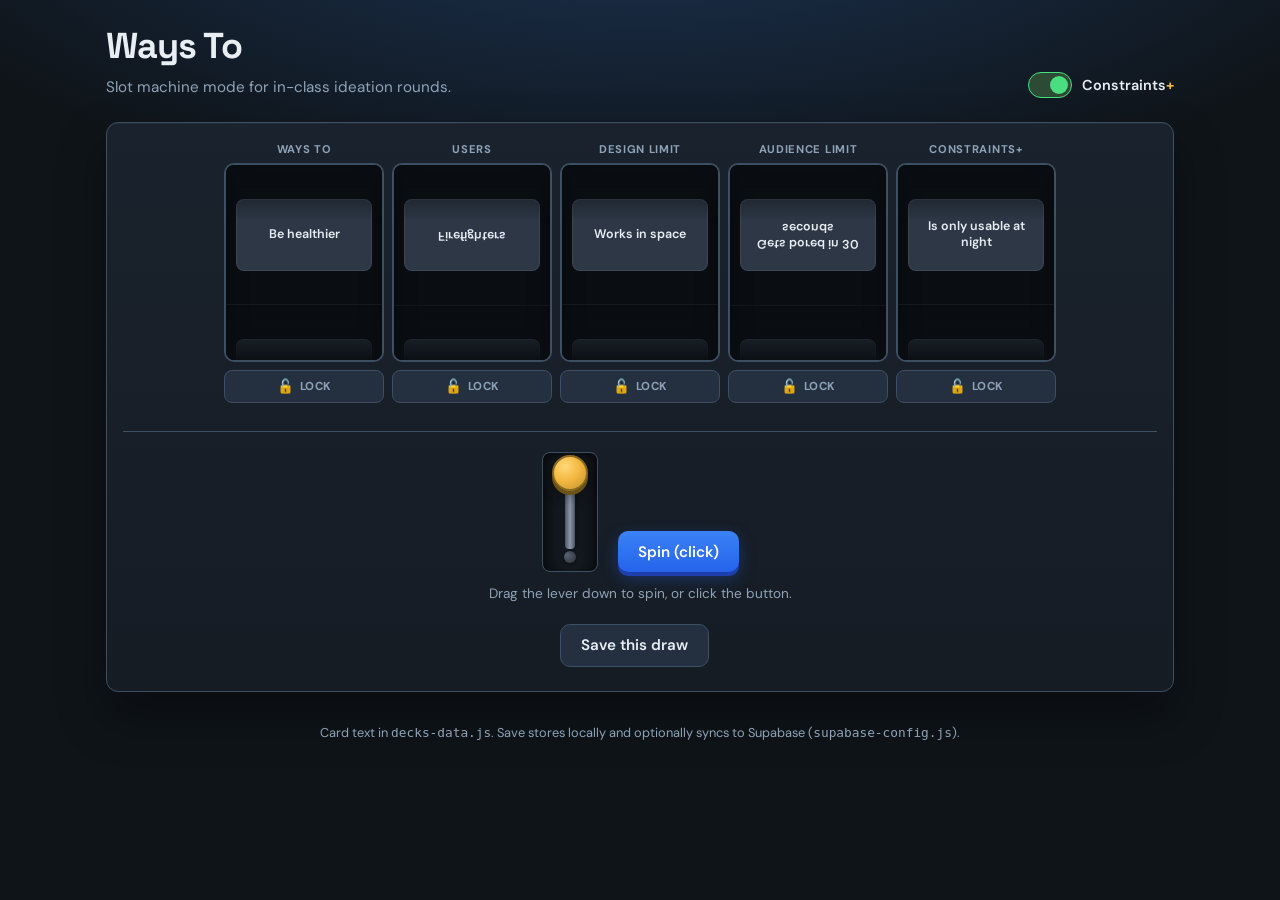
<file: slot-machine.html>
<!DOCTYPE html>
<html lang="en">
<head>
    <meta charset="UTF-8">
    <meta name="viewport" content="width=device-width, initial-scale=1.0">
    <title>Ways To — Slot Machine Round</title>
    <link rel="preconnect" href="https://fonts.googleapis.com">
    <link rel="preconnect" href="https://fonts.gstatic.com" crossorigin>
    <link href="https://fonts.googleapis.com/css2?family=DM+Sans:ital,opsz,wght@0,9..40,400;0,9..40,600;0,9..40,700;1,9..40,400&family=Space+Grotesk:wght@500;600;700&display=swap" rel="stylesheet">
    <link rel="stylesheet" href="styles.css">
</head>
<body>
    <div class="app">
        <header class="header">
            <div class="brand">
                <h1>Ways To</h1>
                <p class="tagline">Slot machine mode for in-class ideation rounds.</p>
            </div>
            <label class="chaos-toggle">
                <input type="checkbox" id="chaosToggle" checked aria-describedby="chaosHelp">
                <span class="chaos-toggle__ui" aria-hidden="true"></span>
                <span class="chaos-toggle__label">Constraints<span class="plus">+</span></span>
            </label>
            <p id="chaosHelp" class="sr-only">When on, the fifth wheel (extra constraints) is visible.</p>
        </header>

        <main class="machine">
            <div class="wheels" id="wheels" role="group" aria-label="Card wheels">
                <!-- Wheels injected by app.js -->
            </div>

            <div class="controls">
                <div class="lever-area" id="leverArea">
                    <div class="lever-slot">
                        <div class="lever-pivot" id="leverPivot" aria-hidden="true">
                            <div class="lever-arm" id="leverArm" tabindex="0" role="slider" aria-valuemin="0" aria-valuemax="100" aria-valuenow="0" aria-label="Pull to spin">
                                <div class="lever-knob" id="leverKnob" aria-hidden="true"></div>
                            </div>
                        </div>
                    </div>
                    <button type="button" class="btn btn-primary" id="spinBtn">Spin (click)</button>
                </div>
                <p class="hint">Drag the lever down to spin, or click the button.</p>
            </div>

            <div class="save-bar">
                <button type="button" class="btn btn-save" id="saveBtn">Save this draw</button>
                <span class="save-status" id="saveStatus" role="status"></span>
            </div>
        </main>

        <footer class="footer">
            <p>Card text in <code>decks-data.js</code>. Save stores locally and optionally syncs to Supabase (<code>supabase-config.js</code>).</p>
        </footer>
    </div>
    <script src="decks-data.js"></script>
    <script src="supabase-config.js"></script>
    <script src="save-draws.js"></script>
    <script src="app.js"></script>
</body>
</html>
</file>
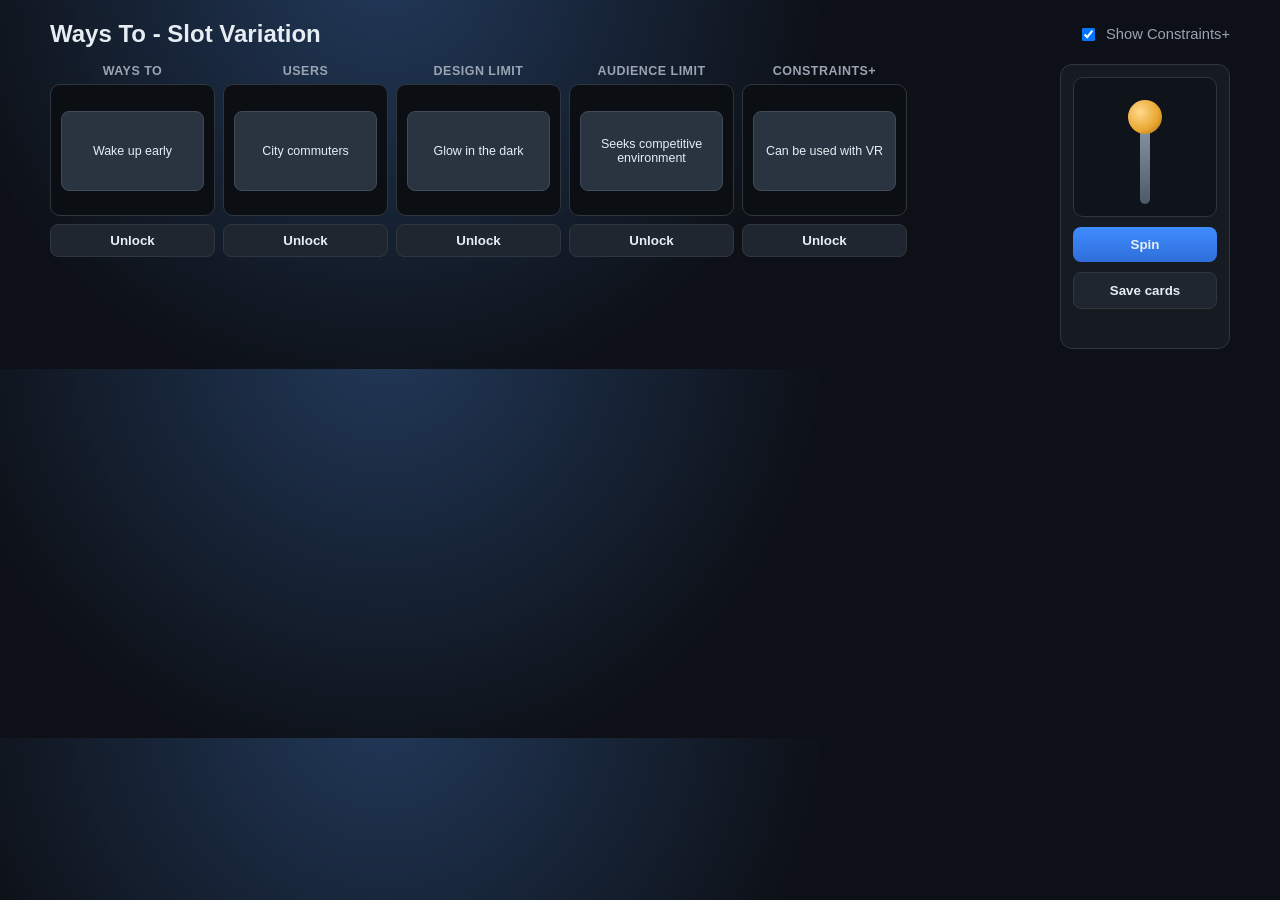
<file: slot-variation.html>
<!DOCTYPE html>
<html lang="en">
<head>
    <meta charset="UTF-8">
    <meta name="viewport" content="width=device-width, initial-scale=1.0">
    <title>Ways To - Slot Variation</title>
    <link rel="stylesheet" href="slot-variation.css">
</head>
<body>
    <main class="machine">
        <header class="machine-header">
            <h1>Ways To - Slot Variation</h1>
            <label class="toggle">
                <input type="checkbox" id="extraToggle" checked>
                <span>Show Constraints+</span>
            </label>
        </header>

        <section class="slot-layout">
            <div class="wheels" id="wheels"></div>

            <aside class="lever-panel">
                <div class="lever-track">
                    <div class="lever" id="lever" role="slider" aria-label="Pull lever to spin" tabindex="0" aria-valuemin="0" aria-valuemax="100" aria-valuenow="0">
                        <span class="lever-ball" aria-hidden="true"></span>
                    </div>
                </div>
                <button id="spinButton" class="btn primary">Spin</button>
                <button id="saveButton" class="btn">Save cards</button>
                <p id="saveMessage" class="save-message"></p>
            </aside>
        </section>
    </main>

    <script src="decks-data.js"></script>
    <script src="supabase-config.js"></script>
    <script src="save-draws.js"></script>
    <script src="slot-variation.js"></script>
</body>
</html>
</file>
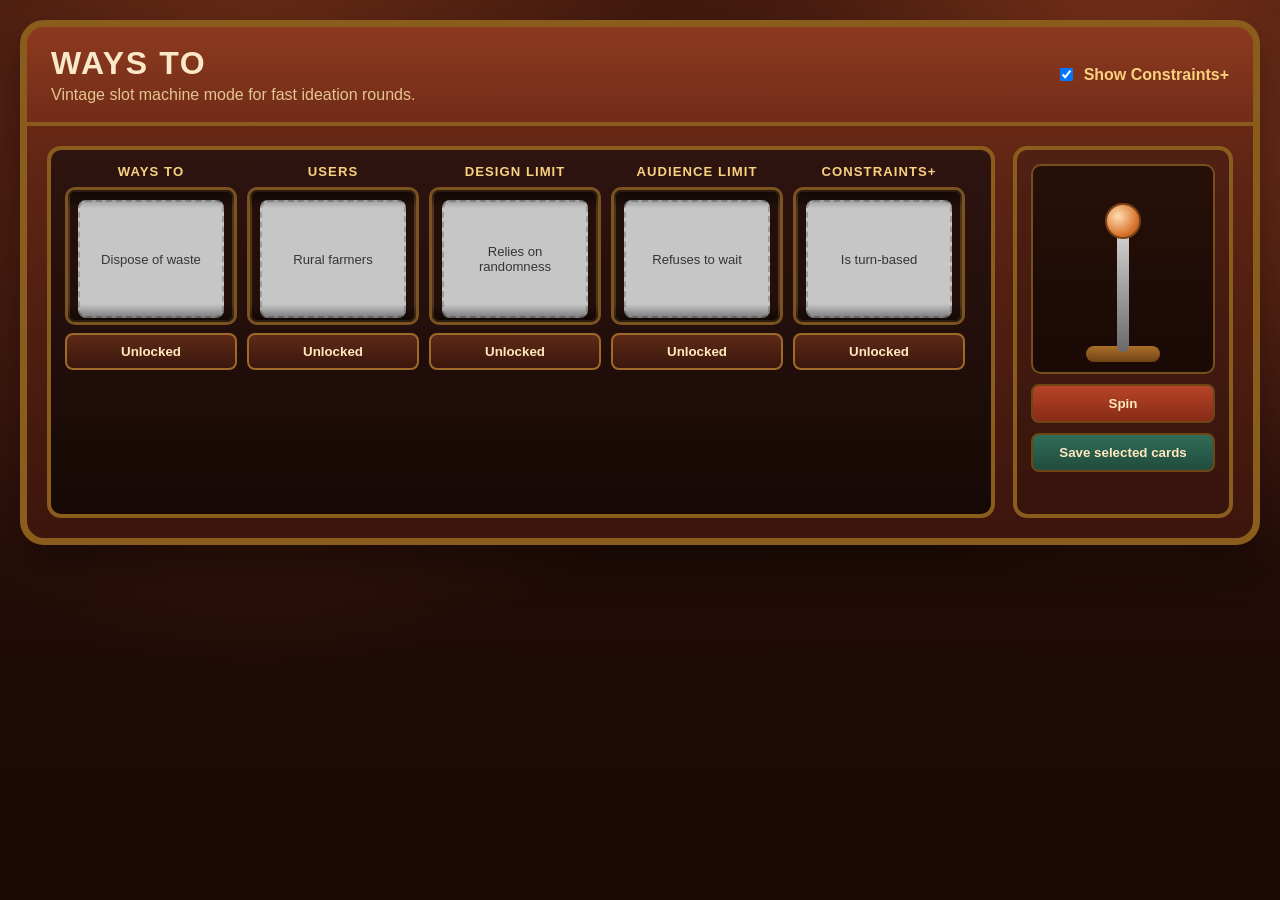
<file: vintage-slot-machine.html>
<!DOCTYPE html>
<html lang="en">
<head>
    <meta charset="UTF-8">
    <meta name="viewport" content="width=device-width, initial-scale=1.0">
    <title>Ways To - Vintage Slot Machine</title>
    <link rel="stylesheet" href="vintage-slot-machine.css">
</head>
<body>
    <main class="casino-shell">
        <header class="machine-top">
            <div>
                <h1>Ways To</h1>
                <p>Vintage slot machine mode for fast ideation rounds.</p>
            </div>

            <label class="constraints-toggle" for="constraintsPlusToggle">
                <input type="checkbox" id="constraintsPlusToggle" checked>
                <span>Show Constraints+</span>
            </label>
        </header>

        <section class="machine-body">
            <div class="reel-bank" id="reelBank" aria-label="Card reels"></div>

            <aside class="control-panel">
                <div class="lever-stand">
                    <div class="lever-base" aria-hidden="true"></div>
                    <div
                        class="lever"
                        id="lever"
                        role="slider"
                        aria-label="Pull lever to spin"
                        aria-valuemin="0"
                        aria-valuemax="100"
                        aria-valuenow="0"
                        tabindex="0"
                    >
                        <span class="lever-knob" aria-hidden="true"></span>
                    </div>
                </div>

                <button type="button" id="spinButton" class="btn btn-spin">Spin</button>
                <button type="button" id="saveButton" class="btn btn-save">Save selected cards</button>
                <p id="saveStatus" class="save-status" role="status"></p>
            </aside>
        </section>
    </main>

    <script src="decks-data.js"></script>
    <script src="supabase-config.js"></script>
    <script src="save-draws.js"></script>
    <script src="vintage-slot-machine.js"></script>
</body>
</html>
</file>
<file: styles.css>
:root {
    --bg: #0f1419;
    --bg-elevated: #1a222d;
    --surface: #243040;
    --border: #3d4f63;
    --text: #e8eef4;
    --muted: #8fa3b8;
    --accent: #f4b942;
    --accent-dim: #c4922e;
    --lock-on: #4ade80;
    --lock-off: #64748b;
    --card-placeholder: #2d3745;
    --radius: 12px;
    --wheel-w: min(160px, 22vw);
    --card-h: 140px;
    --font: "DM Sans", system-ui, sans-serif;
    --font-display: "Space Grotesk", var(--font);
}

*,
*::before,
*::after {
    box-sizing: border-box;
}

html {
    scroll-behavior: smooth;
}

body {
    margin: 0;
    min-height: 100vh;
    font-family: var(--font);
    background: radial-gradient(ellipse 120% 80% at 50% -20%, #1e3a5f 0%, transparent 55%),
        var(--bg);
    color: var(--text);
    line-height: 1.45;
}

.sr-only {
    position: absolute;
    width: 1px;
    height: 1px;
    padding: 0;
    margin: -1px;
    overflow: hidden;
    clip: rect(0, 0, 0, 0);
    white-space: nowrap;
    border: 0;
}

.app {
    max-width: 1100px;
    margin: 0 auto;
    padding: 1.25rem 1rem 2rem;
}

.header {
    display: flex;
    flex-wrap: wrap;
    align-items: flex-end;
    justify-content: space-between;
    gap: 1rem;
    margin-bottom: 1.5rem;
}

.brand h1 {
    font-family: var(--font-display);
    font-size: clamp(1.75rem, 4vw, 2.25rem);
    font-weight: 700;
    letter-spacing: -0.02em;
    margin: 0 0 0.25rem;
}

.tagline {
    margin: 0;
    color: var(--muted);
    font-size: 0.95rem;
}

.chaos-toggle {
    display: inline-flex;
    align-items: center;
    gap: 0.6rem;
    cursor: pointer;
    user-select: none;
    font-weight: 600;
    font-size: 0.9rem;
}

.chaos-toggle input {
    position: absolute;
    opacity: 0;
    width: 0;
    height: 0;
}

.chaos-toggle__ui {
    width: 44px;
    height: 26px;
    border-radius: 999px;
    background: var(--surface);
    border: 1px solid var(--border);
    position: relative;
    transition: background 0.2s, border-color 0.2s;
}

.chaos-toggle__ui::after {
    content: "";
    position: absolute;
    top: 3px;
    left: 3px;
    width: 18px;
    height: 18px;
    border-radius: 50%;
    background: var(--muted);
    transition: transform 0.2s, background 0.2s;
}

.chaos-toggle input:checked + .chaos-toggle__ui {
    background: #2d4a35;
    border-color: var(--lock-on);
}

.chaos-toggle input:checked + .chaos-toggle__ui::after {
    transform: translateX(18px);
    background: var(--lock-on);
}

.chaos-toggle__label .plus {
    color: var(--accent);
    font-weight: 700;
}

.machine {
    background: linear-gradient(180deg, var(--bg-elevated) 0%, #151c24 100%);
    border: 1px solid var(--border);
    border-radius: var(--radius);
    padding: 1.25rem 1rem 1.5rem;
    box-shadow: 0 24px 48px rgba(0, 0, 0, 0.35), inset 0 1px 0 rgba(255, 255, 255, 0.04);
}

.wheels {
    display: flex;
    justify-content: center;
    flex-wrap: nowrap;
    gap: 0.5rem;
    min-height: calc(var(--card-h) + 120px);
    align-items: stretch;
}

.wheel {
    flex: 0 0 var(--wheel-w);
    display: flex;
    flex-direction: column;
    align-items: stretch;
    min-width: 0;
}

.wheel[data-hidden="true"] {
    display: none;
}

.wheel__label {
    font-size: 0.7rem;
    font-weight: 700;
    text-transform: uppercase;
    letter-spacing: 0.06em;
    color: var(--muted);
    text-align: center;
    margin-bottom: 0.4rem;
    line-height: 1.2;
}

.wheel__window {
    flex: 1;
    position: relative;
    border-radius: 10px;
    background: #0a0e12;
    border: 2px solid var(--border);
    box-shadow: inset 0 4px 20px rgba(0, 0, 0, 0.5);
    overflow: hidden;
    height: var(--card-h);
}

.wheel__window::before,
.wheel__window::after {
    content: "";
    position: absolute;
    left: 0;
    right: 0;
    height: 28%;
    z-index: 2;
    pointer-events: none;
}

.wheel__window::before {
    top: 0;
    background: linear-gradient(180deg, rgba(10, 14, 18, 0.95), transparent);
}

.wheel__window::after {
    bottom: 0;
    background: linear-gradient(0deg, rgba(10, 14, 18, 0.95), transparent);
}

.wheel__strip-wrap {
    position: absolute;
    inset: 0;
    overflow: hidden;
}

.wheel__strip {
    position: absolute;
    left: 0;
    right: 0;
    top: 0;
    will-change: transform;
}

.wheel__strip--flip {
    transform: scaleY(-1);
}

.wheel__card {
    height: var(--card-h);
    padding: 0.65rem;
    display: flex;
    align-items: center;
    justify-content: center;
    text-align: center;
    font-size: 0.78rem;
    font-weight: 600;
    line-height: 1.25;
    color: var(--text);
    border-bottom: 1px solid rgba(255, 255, 255, 0.05);
    transform: scaleY(1);
}

.wheel__strip--flip .wheel__card {
    transform: scaleY(-1);
}

.wheel__card-inner {
    width: 100%;
    min-height: 72px;
    border-radius: 8px;
    background: var(--card-placeholder);
    border: 1px solid rgba(255, 255, 255, 0.08);
    display: flex;
    align-items: center;
    justify-content: center;
    padding: 0.5rem;
}

.wheel__lock {
    margin-top: 0.5rem;
    display: flex;
    align-items: center;
    justify-content: center;
    gap: 0.35rem;
    padding: 0.45rem 0.35rem;
    border-radius: 8px;
    border: 1px solid var(--border);
    background: var(--surface);
    color: var(--muted);
    font-family: inherit;
    font-size: 0.72rem;
    font-weight: 700;
    text-transform: uppercase;
    letter-spacing: 0.04em;
    cursor: pointer;
    transition: color 0.15s, border-color 0.15s, background 0.15s;
}

.wheel__lock:hover {
    color: var(--text);
    border-color: var(--muted);
}

.wheel__lock[aria-pressed="true"] {
    color: var(--lock-on);
    border-color: var(--lock-on);
    background: rgba(74, 222, 128, 0.08);
}

.wheel__lock-icon {
    font-size: 0.85rem;
}

.controls {
    margin-top: 1.75rem;
    padding-top: 1.25rem;
    border-top: 1px solid var(--border);
}

.lever-area {
    display: flex;
    flex-wrap: wrap;
    align-items: flex-end;
    justify-content: center;
    gap: 1.25rem;
}

.lever-slot {
    width: 56px;
    height: 120px;
    background: linear-gradient(90deg, #0d1116, #161c24, #0d1116);
    border-radius: 8px;
    border: 1px solid var(--border);
    position: relative;
    box-shadow: inset 0 2px 8px rgba(0, 0, 0, 0.6);
}

.lever-pivot {
    position: absolute;
    bottom: 8px;
    left: 50%;
    width: 12px;
    height: 12px;
    margin-left: -6px;
    background: radial-gradient(circle at 30% 30%, #5a6575, #2a3038);
    border-radius: 50%;
    z-index: 1;
    box-shadow: 0 2px 4px rgba(0, 0, 0, 0.5);
}

.lever-arm {
    position: absolute;
    bottom: 14px;
    left: 50%;
    width: 10px;
    height: 72px;
    margin-left: -5px;
    background: linear-gradient(90deg, #4a5565, #8b96a8, #4a5565);
    border-radius: 4px;
    transform-origin: bottom center;
    transform: rotate(0deg);
    cursor: grab;
    box-shadow: 2px 2px 6px rgba(0, 0, 0, 0.4);
    touch-action: none;
}

.lever-arm:active {
    cursor: grabbing;
}

.lever-arm:focus-visible {
    outline: 2px solid var(--accent);
    outline-offset: 2px;
}

.lever-knob {
    position: absolute;
    top: -22px;
    left: 50%;
    width: 36px;
    height: 36px;
    margin-left: -18px;
    border-radius: 50%;
    background: radial-gradient(circle at 35% 30%, #ffd87a, var(--accent) 45%, var(--accent-dim));
    border: 2px solid #8a6a1f;
    box-shadow: 0 4px 0 #6b5218, 0 6px 12px rgba(0, 0, 0, 0.35);
    pointer-events: none;
}

.lever-arm.spinning {
    pointer-events: none;
}

.btn {
    font-family: inherit;
    font-size: 0.95rem;
    font-weight: 600;
    padding: 0.65rem 1.25rem;
    border-radius: 10px;
    border: none;
    cursor: pointer;
    transition: transform 0.1s, filter 0.15s;
}

.btn:active:not(:disabled) {
    transform: scale(0.98);
}

.btn-primary {
    background: linear-gradient(180deg, #3b82f6, #2563eb);
    color: #fff;
    box-shadow: 0 4px 0 #1e40af, 0 6px 16px rgba(37, 99, 235, 0.35);
}

.btn-primary:hover:not(:disabled) {
    filter: brightness(1.06);
}

.btn-primary:disabled {
    opacity: 0.45;
    cursor: not-allowed;
    box-shadow: none;
}

.hint {
    text-align: center;
    margin: 0.75rem 0 0;
    font-size: 0.85rem;
    color: var(--muted);
}

.save-bar {
    display: flex;
    flex-wrap: wrap;
    align-items: center;
    justify-content: center;
    gap: 0.75rem;
    margin-top: 1.25rem;
}

.btn-save {
    background: var(--surface);
    color: var(--text);
    border: 1px solid var(--border);
}

.btn-save:hover {
    border-color: var(--accent);
    color: var(--accent);
}

.save-status {
    font-size: 0.85rem;
    color: var(--muted);
    min-height: 1.25em;
}

.save-status--ok {
    color: var(--lock-on);
}

.save-status--err {
    color: #f87171;
}

.footer {
    margin-top: 2rem;
    text-align: center;
    font-size: 0.8rem;
    color: var(--muted);
}

@media (max-width: 720px) {
    .wheels {
        flex-wrap: wrap;
        justify-content: center;
    }

    .wheel {
        flex: 0 0 calc(50% - 0.5rem);
        max-width: 180px;
    }
}
</file>
<file: slot-variation.css>
:root {
    --bg: #0d1117;
    --panel: #161b22;
    --panel-2: #1f2630;
    --border: #30363d;
    --text: #e6edf3;
    --muted: #9aa4b2;
    --accent: #58a6ff;
    --ok: #3fb950;
    --wheel-w: 165px;
    --card-h: 132px;
}

* {
    box-sizing: border-box;
}

body {
    margin: 0;
    font-family: Arial, sans-serif;
    color: var(--text);
    background: radial-gradient(circle at 30% -10%, #22395a, transparent 45%), var(--bg);
}

.machine {
    max-width: 1220px;
    margin: 0 auto;
    padding: 20px;
}

.machine-header {
    display: flex;
    justify-content: space-between;
    align-items: center;
    gap: 12px;
    margin-bottom: 16px;
}

.machine-header h1 {
    margin: 0;
    font-size: 1.5rem;
}

.toggle {
    display: inline-flex;
    gap: 8px;
    align-items: center;
    color: var(--muted);
    font-size: 0.92rem;
}

.slot-layout {
    display: flex;
    gap: 16px;
    align-items: flex-start;
}

.wheels {
    display: flex;
    gap: 8px;
    flex: 1;
    min-width: 0;
}

.wheel {
    width: var(--wheel-w);
}

.wheel.hidden {
    display: none;
}

.wheel-title {
    margin: 0 0 6px;
    text-align: center;
    color: var(--muted);
    font-size: 0.78rem;
    letter-spacing: 0.04em;
    text-transform: uppercase;
}

.window {
    height: var(--card-h);
    border: 1px solid var(--border);
    border-radius: 10px;
    background: #0b0f14;
    overflow: hidden;
    position: relative;
}

.strip {
    transition: transform 2.1s cubic-bezier(0.2, 0.86, 0.2, 1);
}

.card {
    height: var(--card-h);
    display: flex;
    align-items: center;
    justify-content: center;
    padding: 10px;
}

.card-box {
    width: 100%;
    min-height: 80px;
    border: 1px solid #404a58;
    background: #2a3340;
    border-radius: 8px;
    display: flex;
    align-items: center;
    justify-content: center;
    font-size: 0.78rem;
    text-align: center;
}

.lock {
    margin-top: 8px;
    width: 100%;
    border: 1px solid var(--border);
    color: var(--text);
    background: var(--panel-2);
    border-radius: 8px;
    padding: 8px;
    cursor: pointer;
    font-weight: bold;
}

.lock.active {
    border-color: var(--ok);
    color: var(--ok);
}

.lever-panel {
    width: 170px;
    border: 1px solid var(--border);
    border-radius: 12px;
    background: var(--panel);
    padding: 12px;
    display: flex;
    flex-direction: column;
    gap: 10px;
}

.lever-track {
    height: 140px;
    border: 1px solid var(--border);
    background: #0f141b;
    border-radius: 10px;
    position: relative;
    display: flex;
    justify-content: center;
    align-items: flex-end;
    padding-bottom: 12px;
}

.lever {
    width: 10px;
    height: 84px;
    background: linear-gradient(#8e99a8, #4d5868);
    border-radius: 8px;
    transform-origin: bottom center;
    transform: rotate(0deg);
    cursor: grab;
    touch-action: none;
    position: relative;
}

.lever:active {
    cursor: grabbing;
}

.lever-ball {
    width: 34px;
    height: 34px;
    border-radius: 50%;
    background: radial-gradient(circle at 35% 35%, #ffd98b, #e8a630 60%, #9f6a12);
    position: absolute;
    left: 50%;
    top: -20px;
    transform: translateX(-50%);
}

.btn {
    border: 1px solid var(--border);
    border-radius: 8px;
    background: var(--panel-2);
    color: var(--text);
    padding: 10px;
    cursor: pointer;
    font-weight: 600;
}

.btn.primary {
    background: linear-gradient(#3f8cff, #2f6ed9);
    border: none;
}

.btn:disabled {
    opacity: 0.55;
    cursor: not-allowed;
}

.save-message {
    min-height: 1.2em;
    color: var(--muted);
    margin: 0;
    font-size: 0.88rem;
}

@media (max-width: 980px) {
    .slot-layout {
        flex-direction: column;
    }

    .lever-panel {
        width: 100%;
        flex-direction: row;
        flex-wrap: wrap;
        align-items: center;
    }
}
</file>
<file: vintage-slot-machine.css>
:root {
    --bg: #26140d;
    --cabinet: #5e2414;
    --cabinet-dark: #3c150c;
    --gold: #d8a44b;
    --gold-dark: #8a5d1d;
    --screen: #220f0a;
    --text: #f9e9c9;
    --muted: #e4c592;
    --accent: #f8d27f;
    --danger: #a33f24;
    --ok: #79c663;
    --wheel-w: 172px;
    --card-h: 138px;
}

* {
    box-sizing: border-box;
}

body {
    margin: 0;
    min-height: 100vh;
    font-family: "Trebuchet MS", Arial, sans-serif;
    background:
        radial-gradient(circle at 20% 8%, #6a2b17 0, transparent 45%),
        radial-gradient(circle at 88% 12%, #7f341c 0, transparent 35%),
        linear-gradient(180deg, #2f120a, #1a0905);
    color: var(--text);
    padding: 20px;
}

.casino-shell {
    max-width: 1320px;
    margin: 0 auto;
    border: 7px solid var(--gold-dark);
    border-radius: 24px;
    background: linear-gradient(180deg, #7a3019, var(--cabinet) 30%, var(--cabinet-dark));
    box-shadow: 0 20px 40px rgba(0, 0, 0, 0.4);
    overflow: hidden;
}

.machine-top {
    display: flex;
    justify-content: space-between;
    align-items: center;
    gap: 16px;
    padding: 18px 24px;
    background: linear-gradient(180deg, #8d3a1f, #722c18);
    border-bottom: 4px solid var(--gold-dark);
}

.machine-top h1 {
    margin: 0;
    font-size: 2rem;
    letter-spacing: 0.05em;
    text-transform: uppercase;
}

.machine-top p {
    margin: 4px 0 0;
    color: var(--muted);
}

.constraints-toggle {
    display: inline-flex;
    align-items: center;
    gap: 8px;
    color: var(--accent);
    font-weight: 700;
}

.machine-body {
    display: flex;
    gap: 18px;
    padding: 20px;
}

.reel-bank {
    display: flex;
    gap: 10px;
    flex: 1;
    padding: 14px;
    border-radius: 14px;
    border: 4px solid var(--gold-dark);
    background:
        linear-gradient(180deg, #2f1410, #160905),
        repeating-linear-gradient(
            -45deg,
            rgba(255, 255, 255, 0.04) 0,
            rgba(255, 255, 255, 0.04) 8px,
            transparent 8px,
            transparent 16px
        );
    min-width: 0;
}

.reel {
    width: var(--wheel-w);
    min-width: 0;
}

.reel.hidden {
    display: none;
}

.reel-title {
    margin: 0 0 8px;
    text-align: center;
    color: var(--accent);
    font-size: 0.82rem;
    text-transform: uppercase;
    letter-spacing: 0.08em;
}

.window {
    height: var(--card-h);
    border-radius: 10px;
    border: 3px solid #7a5320;
    background: var(--screen);
    overflow: hidden;
    position: relative;
    box-shadow: inset 0 0 0 2px rgba(216, 164, 75, 0.25);
}

.window::before,
.window::after {
    content: "";
    position: absolute;
    left: 0;
    width: 100%;
    height: 18px;
    pointer-events: none;
    z-index: 2;
}

.window::before {
    top: 0;
    background: linear-gradient(180deg, rgba(0, 0, 0, 0.5), transparent);
}

.window::after {
    bottom: 0;
    background: linear-gradient(0deg, rgba(0, 0, 0, 0.5), transparent);
}

.strip {
    transition: transform 2s cubic-bezier(0.22, 0.85, 0.2, 1);
}

.card {
    height: var(--card-h);
    padding: 10px;
    display: flex;
    align-items: center;
    justify-content: center;
}

.card-placeholder {
    width: 100%;
    height: 100%;
    border-radius: 8px;
    border: 2px dashed #9d9d9d;
    background: #c6c6c6;
    color: #353535;
    display: flex;
    align-items: center;
    justify-content: center;
    text-align: center;
    font-size: 0.82rem;
    padding: 10px;
}

.lock-btn {
    margin-top: 8px;
    width: 100%;
    padding: 9px 10px;
    border: 2px solid #9f6a27;
    border-radius: 8px;
    color: #ffe8bd;
    font-weight: 700;
    background: linear-gradient(180deg, #5e2a17, #3a170d);
    cursor: pointer;
}

.lock-btn.active {
    border-color: var(--ok);
    color: #d6ffcc;
}

.control-panel {
    width: 220px;
    border: 4px solid var(--gold-dark);
    border-radius: 14px;
    background: linear-gradient(180deg, #502013, #36140c);
    padding: 14px;
    display: flex;
    flex-direction: column;
    gap: 10px;
}

.lever-stand {
    height: 210px;
    border-radius: 10px;
    border: 2px solid #774f1a;
    background: linear-gradient(180deg, #271008, #1a0905);
    position: relative;
    display: flex;
    align-items: flex-end;
    justify-content: center;
    padding-bottom: 20px;
}

.lever-base {
    position: absolute;
    bottom: 10px;
    width: 74px;
    height: 16px;
    border-radius: 999px;
    background: linear-gradient(180deg, #ab6f29, #6f4315);
}

.lever {
    width: 12px;
    height: 128px;
    border-radius: 999px;
    transform-origin: bottom center;
    transform: rotate(0deg);
    background: linear-gradient(180deg, #d8d8d8, #6a6a6a);
    cursor: grab;
    touch-action: none;
    position: relative;
    z-index: 2;
}

.lever:active {
    cursor: grabbing;
}

.lever-knob {
    position: absolute;
    left: 50%;
    top: -21px;
    transform: translateX(-50%);
    width: 36px;
    height: 36px;
    border-radius: 50%;
    border: 2px solid #7a4317;
    background: radial-gradient(circle at 35% 35%, #ffddb2, #d8742d 65%, #9c4618);
}

.btn {
    width: 100%;
    padding: 10px;
    border-radius: 8px;
    border: 2px solid #6d4616;
    font-weight: 700;
    cursor: pointer;
    color: #ffe8bd;
}

.btn-spin {
    background: linear-gradient(180deg, #b74427, #872b17);
}

.btn-save {
    background: linear-gradient(180deg, #2f6d57, #214b3e);
}

.btn:disabled {
    opacity: 0.6;
    cursor: not-allowed;
}

.save-status {
    min-height: 1.25em;
    margin: 0;
    color: var(--muted);
    font-size: 0.9rem;
}

@media (max-width: 1080px) {
    .machine-body {
        flex-direction: column;
    }

    .control-panel {
        width: 100%;
        flex-direction: row;
        flex-wrap: wrap;
        align-items: center;
    }

    .lever-stand {
        width: 180px;
    }
}
</file>
